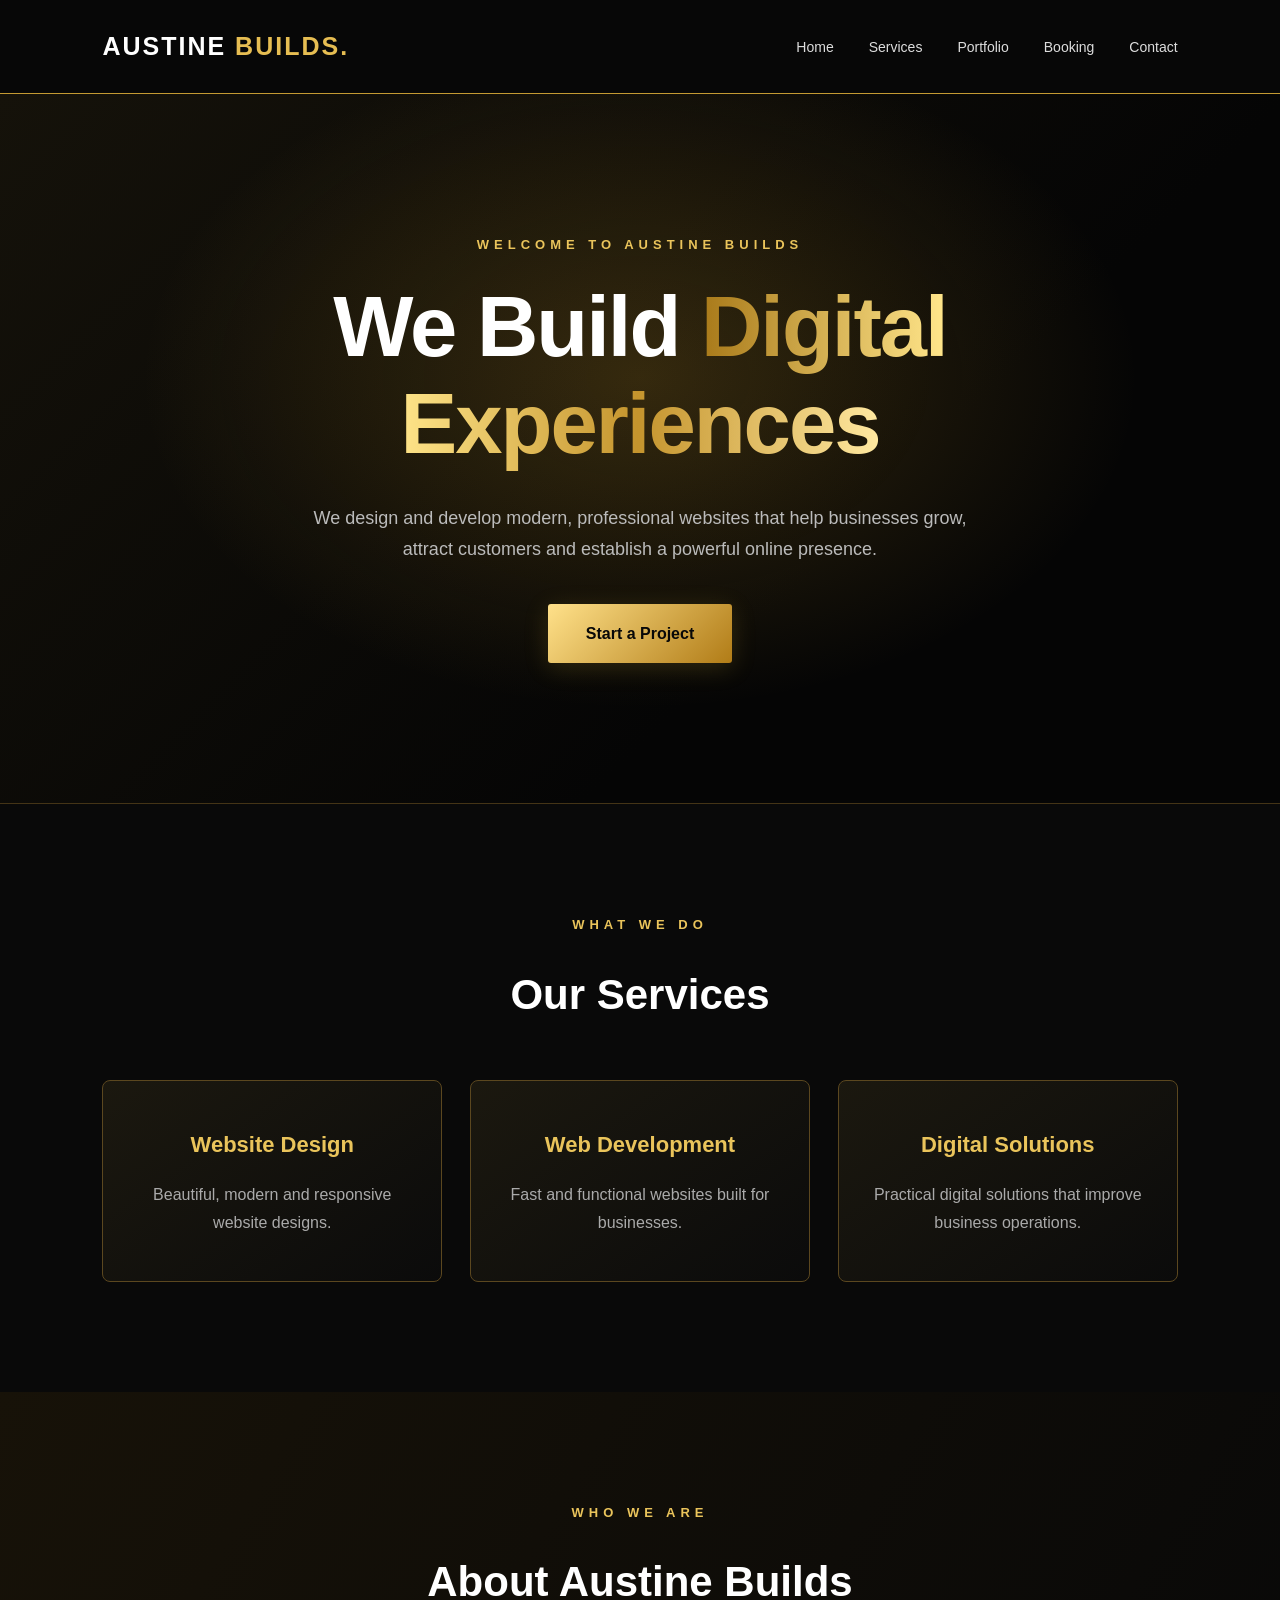
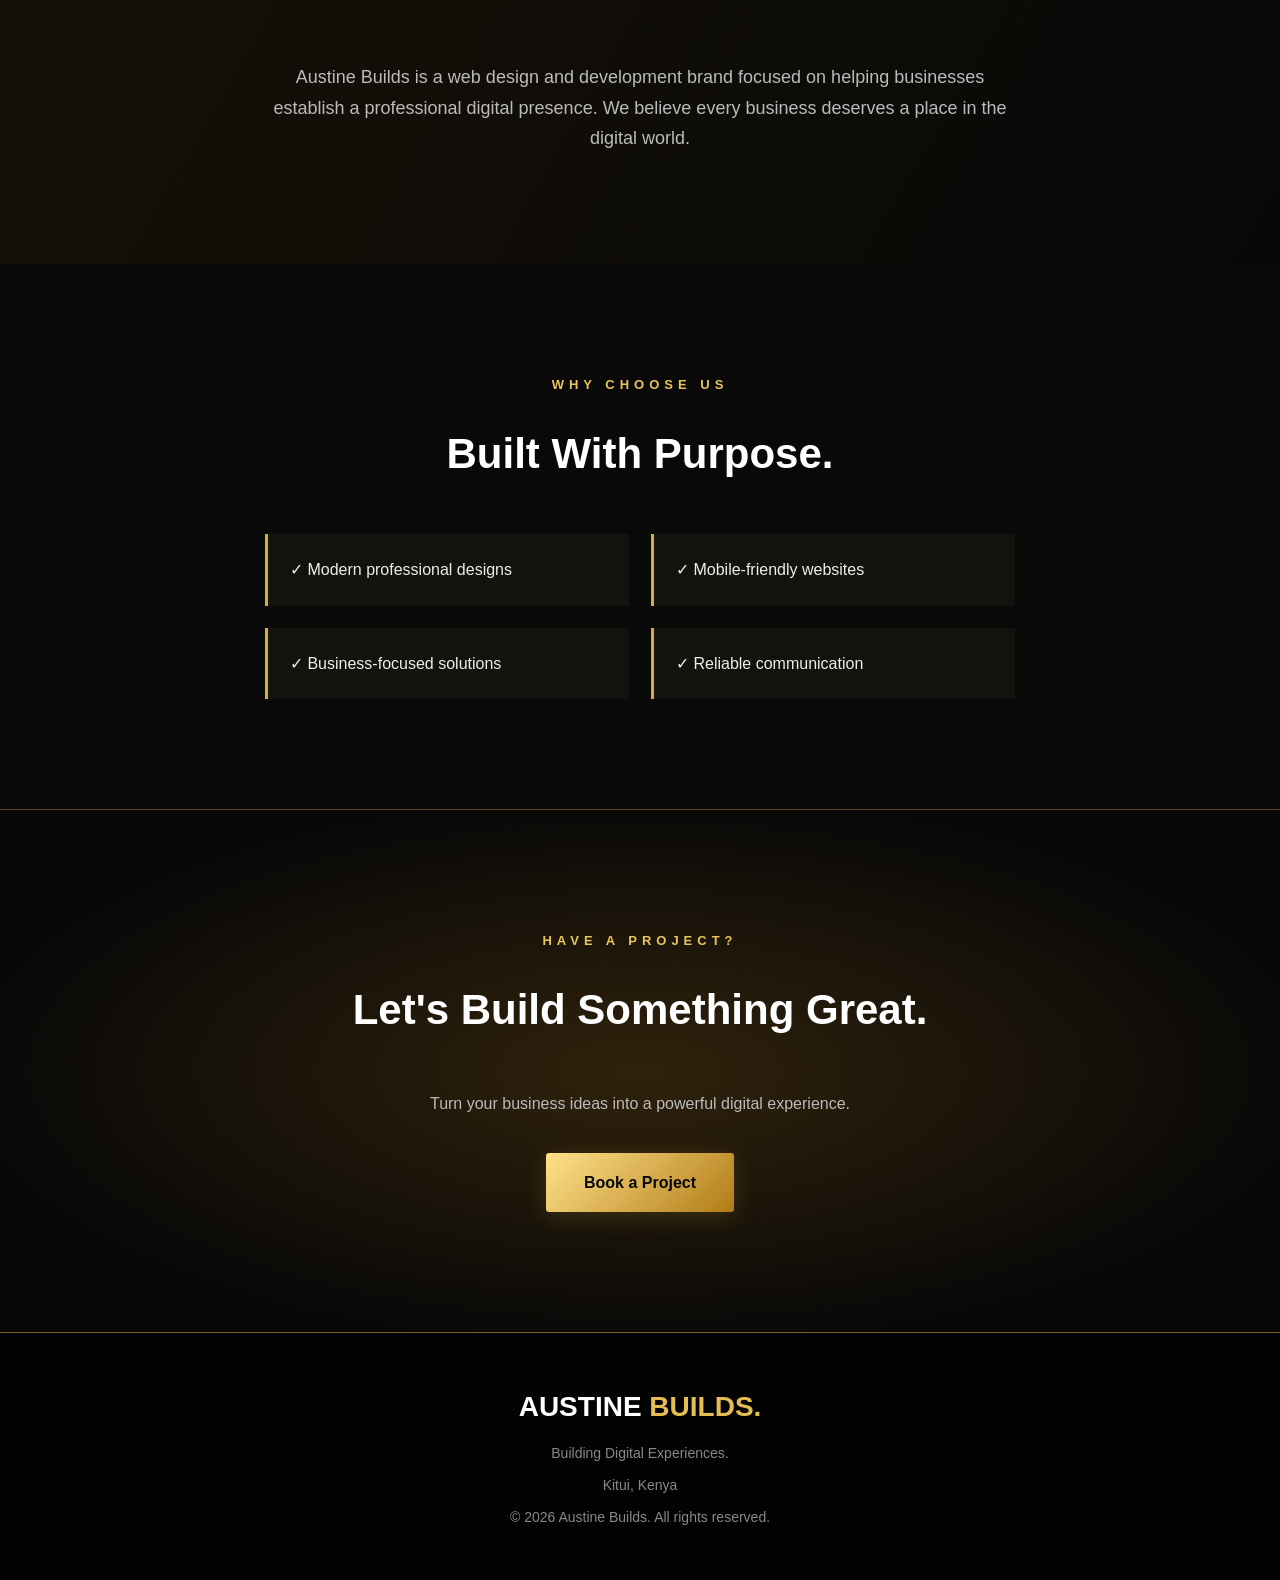
<file: index.html>
<!DOCTYPE html>
<html lang="en">

<head>
    <meta charset="UTF-8">
    <meta name="viewport" content="width=device-width, initial-scale=1.0">
    <title>Austine Builds | Digital Excellence</title>
    <link rel="stylesheet" href="style.css">
</head>

<body>

    <!-- NAVIGATION -->
    <nav class="navbar">
        <a href="index.html" class="logo">AUSTINE <span>BUILDS.</span></a>

        <ul class="nav-links">
            <li><a href="index.html">Home</a></li>
            <li><a href="services.html">Services</a></li>
            <li><a href="portfolio.html">Portfolio</a></li>
            <li><a href="booking.html">Booking</a></li>
            <li><a href="contact.html">Contact</a></li>
        </ul>
    </nav>

    <!-- HERO -->
    <section class="hero">
        <p class="gold-text">WELCOME TO AUSTINE BUILDS</p>

        <h1>We Build <span>Digital Experiences</span></h1>

        <p class="hero-description">
            We design and develop modern, professional websites
            that help businesses grow, attract customers and
            establish a powerful online presence.
        </p>

        <a href="booking.html" class="btn">Start a Project</a>
    </section>

    <!-- SERVICES -->
    <section class="section">
        <p class="gold-text">WHAT WE DO</p>
        <h2>Our Services</h2>

        <div class="service-container">
            <div class="service-card">
                <h3>Website Design</h3>
                <p>Beautiful, modern and responsive website designs.</p>
            </div>

            <div class="service-card">
                <h3>Web Development</h3>
                <p>Fast and functional websites built for businesses.</p>
            </div>

            <div class="service-card">
                <h3>Digital Solutions</h3>
                <p>Practical digital solutions that improve business operations.</p>
            </div>
        </div>
    </section>

    <!-- ABOUT -->
    <section class="section about">
        <p class="gold-text">WHO WE ARE</p>
        <h2>About Austine Builds</h2>

        <p>
            Austine Builds is a web design and development brand
            focused on helping businesses establish a professional
            digital presence.

            We believe every business deserves a place in the
            digital world.
        </p>
    </section>

    <!-- WHY US -->
    <section class="section">
        <p class="gold-text">WHY CHOOSE US</p>
        <h2>Built With Purpose.</h2>

        <div class="features">
            <p>✓ Modern professional designs</p>
            <p>✓ Mobile-friendly websites</p>
            <p>✓ Business-focused solutions</p>
            <p>✓ Reliable communication</p>
        </div>
    </section>

    <!-- CONTACT CTA -->
    <section class="contact-section">
        <p class="gold-text">HAVE A PROJECT?</p>
        <h2>Let's Build Something Great.</h2>
        <p>Turn your business ideas into a powerful digital experience.</p>

        <a href="booking.html" class="btn">Book a Project</a>
    </section>

    <!-- FOOTER -->
    <footer>
        <h3>AUSTINE <span>BUILDS.</span></h3>
        <p>Building Digital Experiences.</p>
        <p>Kitui, Kenya</p>
        <p>© 2026 Austine Builds. All rights reserved.</p>
    </footer>

</body>

</html>
</file>
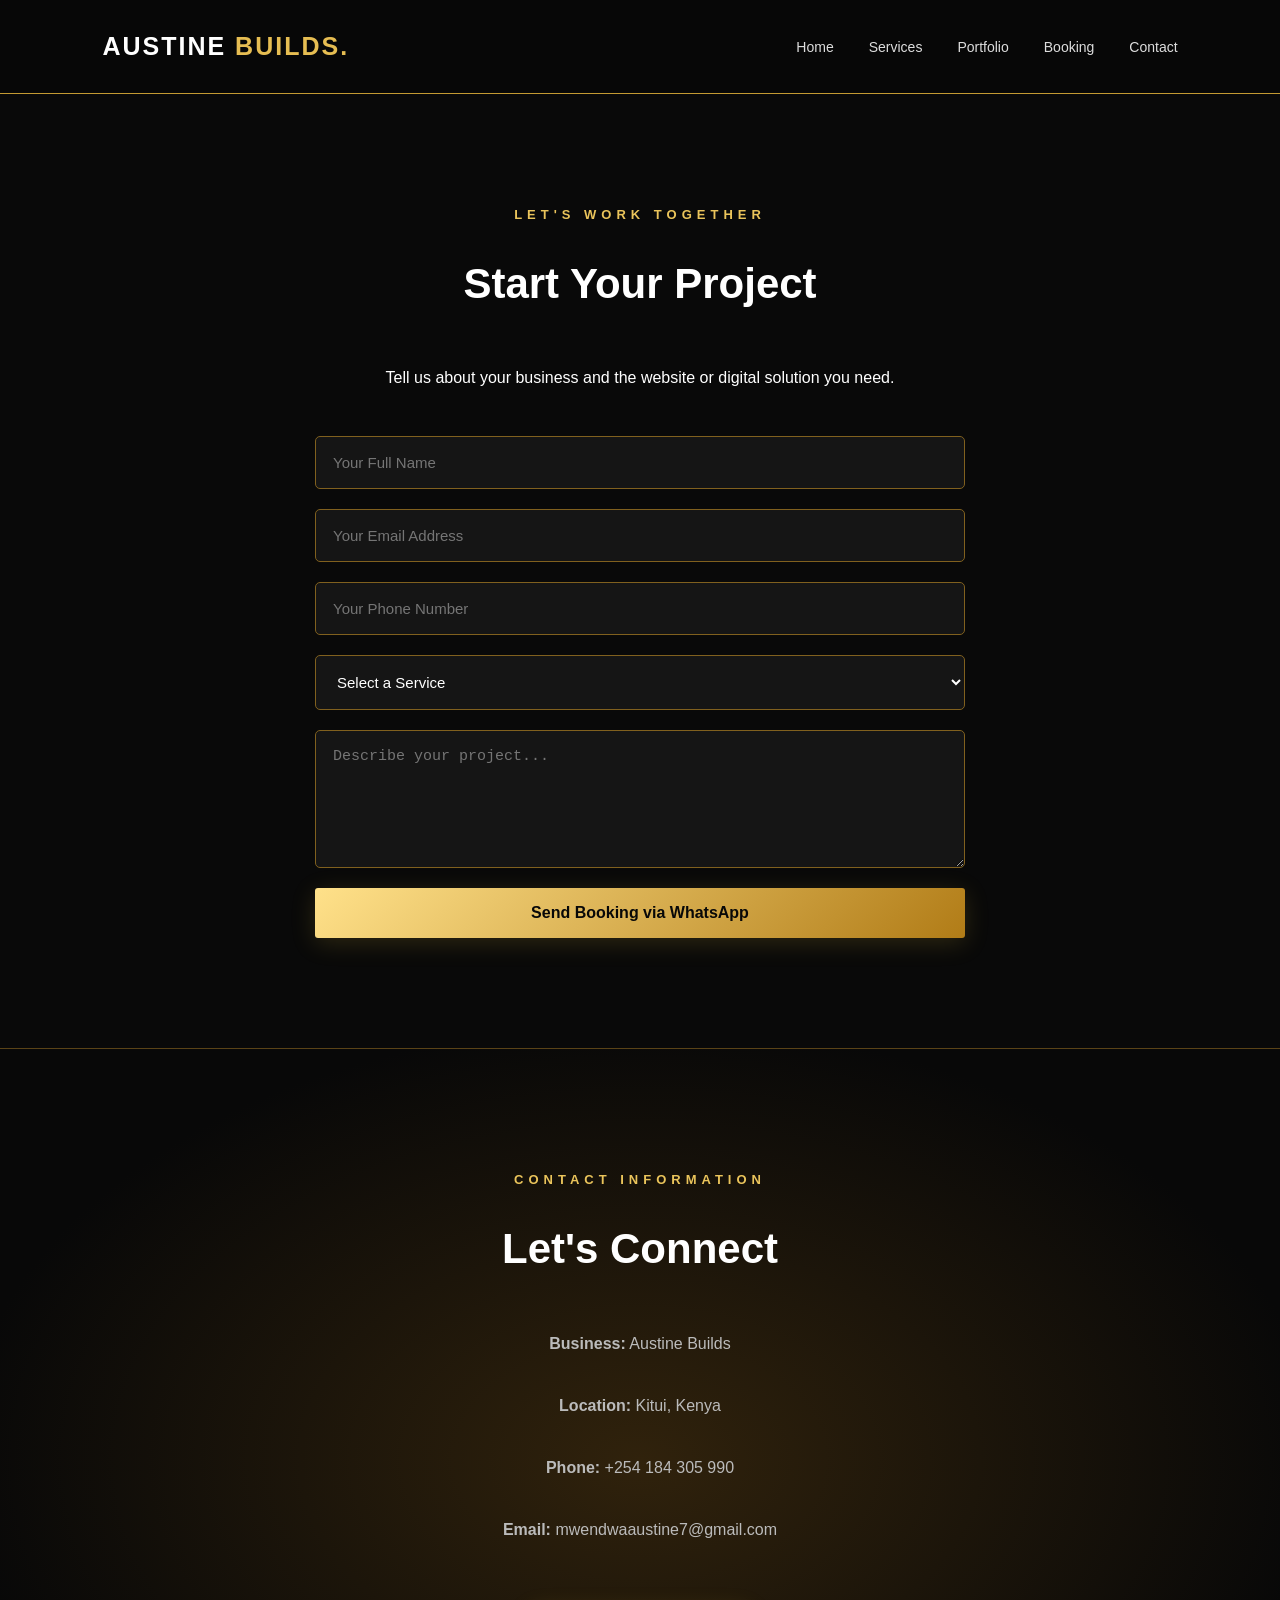
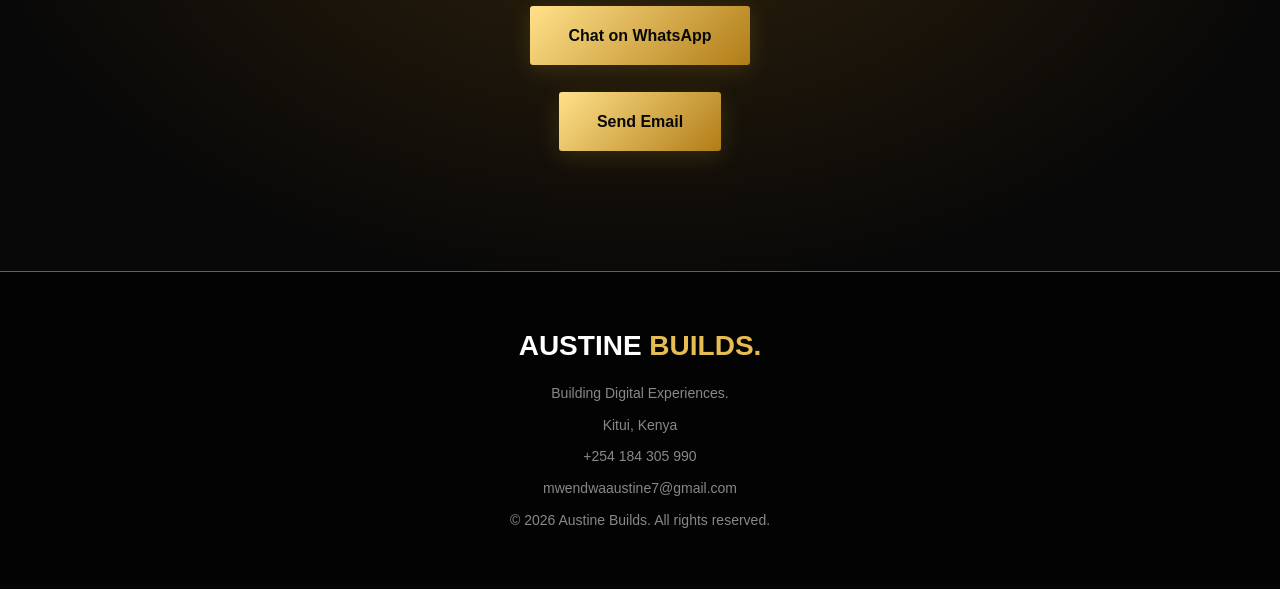
<file: booking.html>
<!DOCTYPE html>
<html lang="en">

<head>
    <meta charset="UTF-8">
    <meta name="viewport" content="width=device-width, initial-scale=1.0">
    <title>Book a Project | Austine Builds</title>
    <link rel="stylesheet" href="style.css">
</head>

<body>

    <!-- NAVIGATION -->
    <nav class="navbar">
        <a href="index.html" class="logo">
            AUSTINE <span>BUILDS.</span>
        </a>

        <ul class="nav-links">
            <li><a href="index.html">Home</a></li>
            <li><a href="services.html">Services</a></li>
            <li><a href="portfolio.html">Portfolio</a></li>
            <li><a href="booking.html">Booking</a></li>
            <li><a href="contact.html">Contact</a></li>
        </ul>
    </nav>

    <!-- BOOKING SECTION -->
    <section class="section">

        <p class="gold-text">LET'S WORK TOGETHER</p>

        <h2>Start Your Project</h2>

        <p>
            Tell us about your business and the website
            or digital solution you need.
        </p>

        <form class="booking-form" id="bookingForm">

            <input type="text" id="name" placeholder="Your Full Name" required>

            <input type="email" id="email" placeholder="Your Email Address" required>

            <input type="tel" id="phone" placeholder="Your Phone Number" required>

            <select id="service" required>
                <option value="">Select a Service</option>
                <option>Website Design</option>
                <option>Web Development</option>
                <option>Business Website</option>
                <option>Booking System</option>
                <option>Website Maintenance</option>
                <option>Custom Digital Solution</option>
            </select>

            <textarea id="message" placeholder="Describe your project..." rows="6" required></textarea>

            <button type="submit" class="btn">
                Send Booking via WhatsApp
            </button>

        </form>

    </section>

    <!-- CONTACT INFORMATION -->
    <section class="contact-section">

        <p class="gold-text">CONTACT INFORMATION</p>

        <h2>Let's Connect</h2>

        <p><strong>Business:</strong> Austine Builds</p>

        <p><strong>Location:</strong> Kitui, Kenya</p>

        <p><strong>Phone:</strong> +254 184 305 990</p>

        <p><strong>Email:</strong> mwendwaaustine7@gmail.com</p>

        <br>

        <a href="https://wa.me/254184305990" class="btn" target="_blank" rel="noopener">
            Chat on WhatsApp
        </a>

        <br><br>

        <a href="mailto:mwendwaaustine7@gmail.com" class="btn">
            Send Email
        </a>

    </section>

    <!-- FOOTER -->
    <footer>

        <h3>AUSTINE <span>BUILDS.</span></h3>

        <p>Building Digital Experiences.</p>

        <p>Kitui, Kenya</p>

        <p>+254 184 305 990</p>

        <p>mwendwaaustine7@gmail.com</p>

        <p>© 2026 Austine Builds. All rights reserved.</p>

    </footer>

    <script src="script.js"></script>

</body>

</html>
</file>
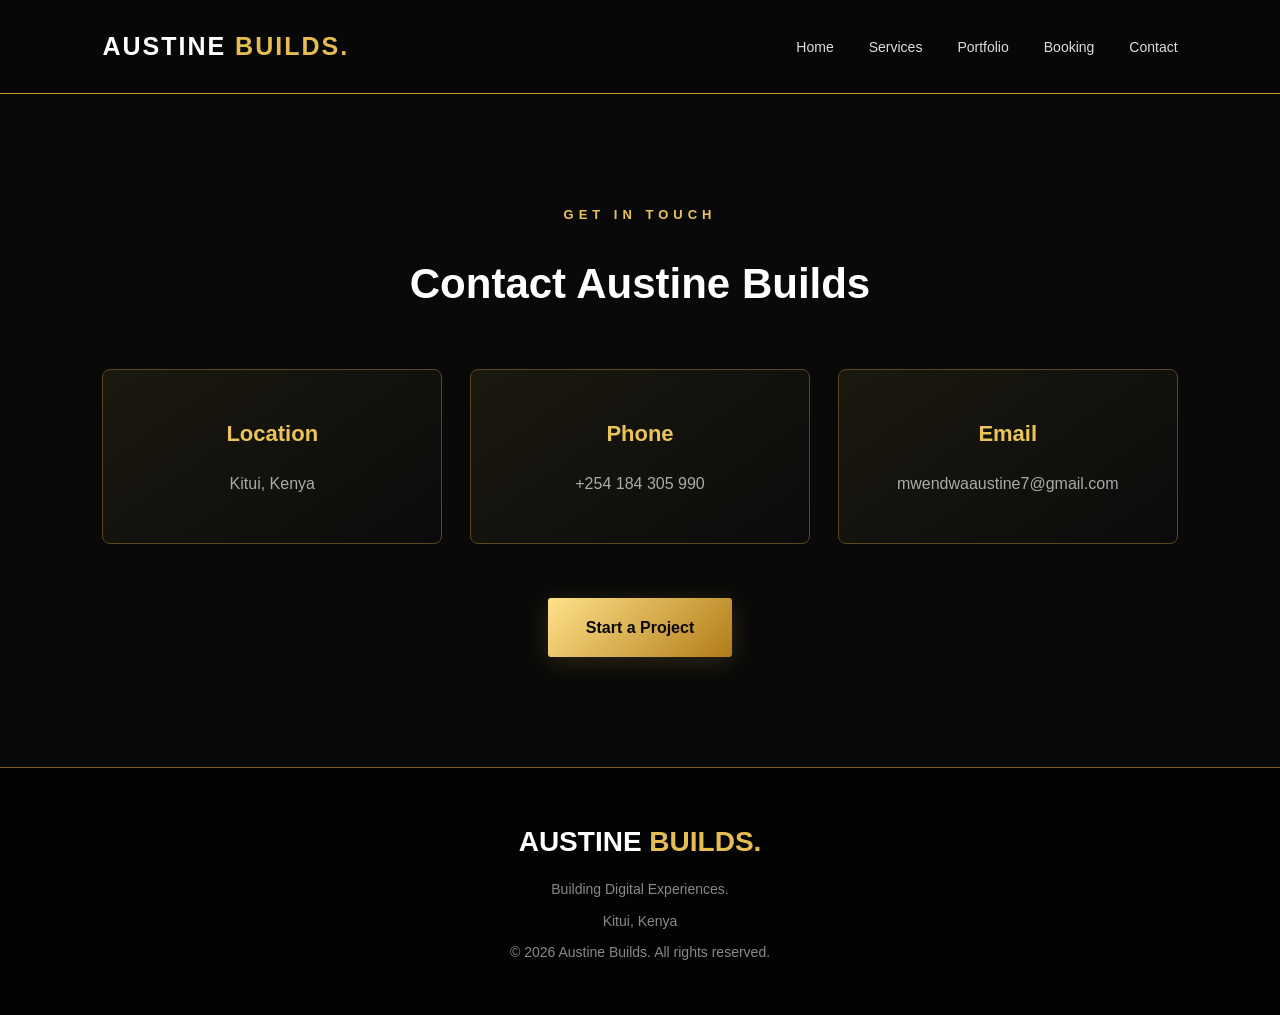
<file: contact.html>
<!DOCTYPE html>
<html lang="en">

<head>
    <meta charset="UTF-8">
    <meta name="viewport" content="width=device-width, initial-scale=1.0">
    <title>Contact | Austine Builds</title>
    <link rel="stylesheet" href="style.css">
</head>

<body>

    <nav class="navbar">
        <a href="index.html" class="logo">AUSTINE <span>BUILDS.</span></a>
        <ul class="nav-links">
            <li><a href="index.html">Home</a></li>
            <li><a href="services.html">Services</a></li>
            <li><a href="portfolio.html">Portfolio</a></li>
            <li><a href="booking.html">Booking</a></li>
            <li><a href="contact.html">Contact</a></li>
        </ul>
    </nav>

    <section class="section">
        <p class="gold-text">GET IN TOUCH</p>
        <h2>Contact Austine Builds</h2>

        <div class="service-container">
            <div class="service-card">
                <h3>Location</h3>
                <p>Kitui, Kenya</p>
            </div>

            <div class="service-card">
                <h3>Phone</h3>
                <p>
                    +254 184 305 990</p>
            </div>

            <div class="service-card">
                <h3>Email</h3>
                <p>mwendwaaustine7@gmail.com</p>
            </div>
        </div>

        <br><br>
        <a href="booking.html" class="btn">Start a Project</a>
    </section>

    <footer>
        <h3>AUSTINE <span>BUILDS.</span></h3>
        <p>Building Digital Experiences.</p>
        <p>Kitui, Kenya</p>
        <p>© 2026 Austine Builds. All rights reserved.</p>
    </footer>

</body>

</html>
</file>
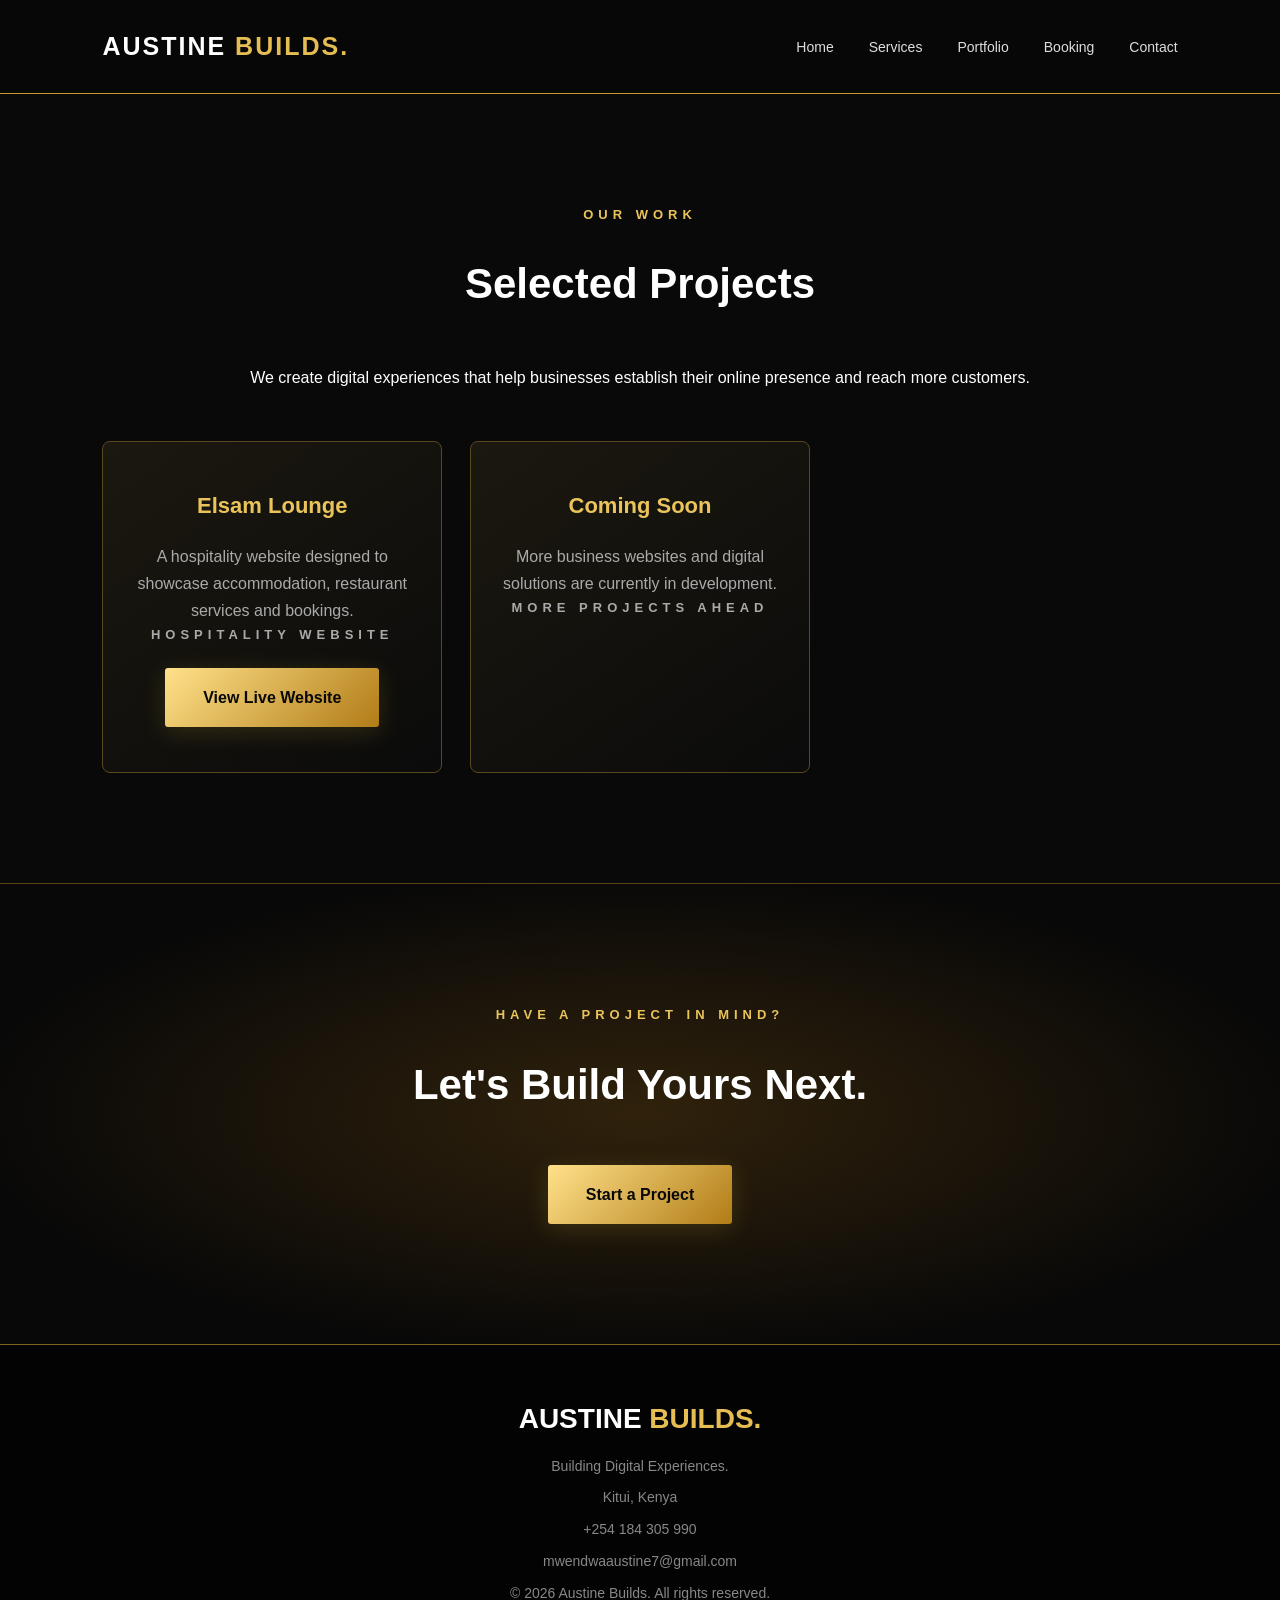
<file: portfolio.html>
<!DOCTYPE html>
<html lang="en">

<head>
    <meta charset="UTF-8">
    <meta name="viewport" content="width=device-width, initial-scale=1.0">
    <title>Our Portfolio | Austine Builds</title>
    <link rel="stylesheet" href="style.css">
</head>

<body>

    <!-- NAVIGATION -->
    <nav class="navbar">
        <a href="index.html" class="logo">AUSTINE <span>BUILDS.</span></a>

        <ul class="nav-links">
            <li><a href="index.html">Home</a></li>
            <li><a href="services.html">Services</a></li>
            <li><a href="portfolio.html">Portfolio</a></li>
            <li><a href="booking.html">Booking</a></li>
            <li><a href="contact.html">Contact</a></li>
        </ul>
    </nav>

    <!-- PORTFOLIO INTRO -->
    <section class="section">
        <p class="gold-text">OUR WORK</p>
        <h2>Selected Projects</h2>

        <p>
            We create digital experiences that help businesses
            establish their online presence and reach more customers.
        </p>

        <div class="service-container">

            <!-- PROJECT 1 -->
            <div class="service-card">
                <h3>Elsam Lounge</h3>

                <p>
                    A hospitality website designed to showcase
                    accommodation, restaurant services and bookings.
                </p>

                <p class="gold-text">HOSPITALITY WEBSITE</p>

                <a href="https://elsam-lounge-buddy.lovable.app/" target="_blank" rel="noopener" class="btn">
                    View Live Website
                </a>
            </div>

            <!-- PROJECT 2 -->
            <div class="service-card">
                <h3>Coming Soon</h3>

                <p>
                    More business websites and digital solutions
                    are currently in development.
                </p>

                <p class="gold-text">MORE PROJECTS AHEAD</p>
            </div>

        </div>
    </section>

    <!-- CTA -->
    <section class="contact-section">
        <p class="gold-text">HAVE A PROJECT IN MIND?</p>
        <h2>Let's Build Yours Next.</h2>

        <a href="booking.html" class="btn">Start a Project</a>
    </section>

    <!-- FOOTER -->
    <footer>
        <h3>AUSTINE <span>BUILDS.</span></h3>
        <p>Building Digital Experiences.</p>
        <p>Kitui, Kenya</p>
        <p>+254 184 305 990</p>
        <p>mwendwaaustine7@gmail.com</p>
        <p>© 2026 Austine Builds. All rights reserved.</p>
    </footer>

</body>

</html>
</file>
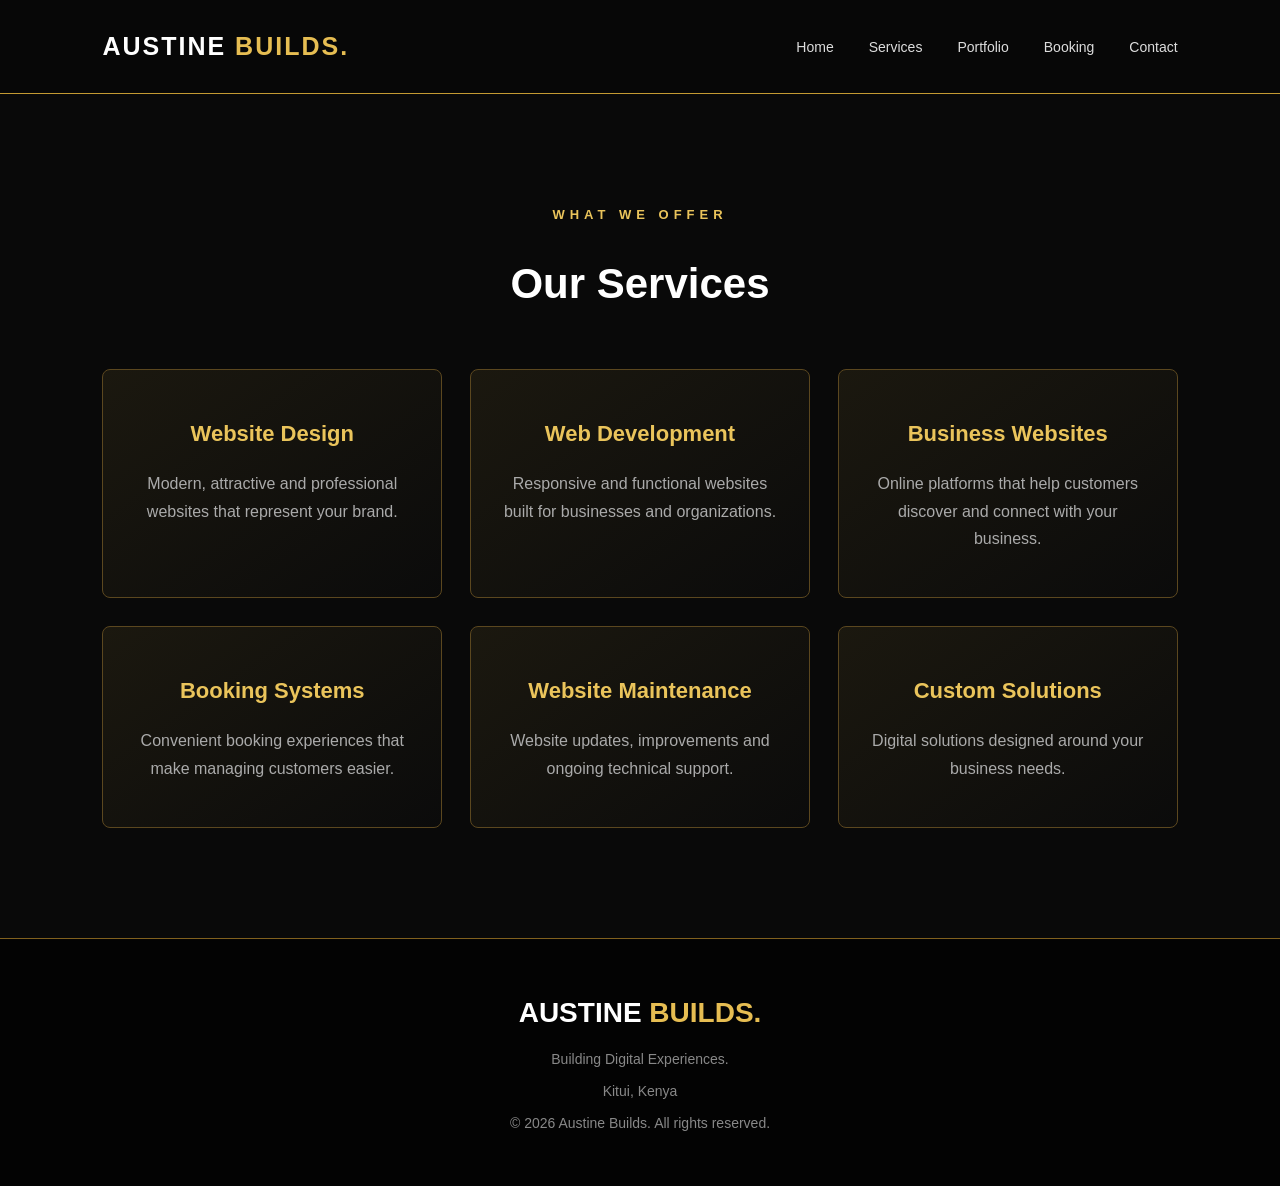
<file: services.html>
<!DOCTYPE html>
<html lang="en">

<head>
    <meta charset="UTF-8">
    <meta name="viewport" content="width=device-width, initial-scale=1.0">
    <title>Services | Austine Builds</title>
    <link rel="stylesheet" href="style.css">
</head>

<body>

    <nav class="navbar">
        <a href="index.html" class="logo">AUSTINE <span>BUILDS.</span></a>
        <ul class="nav-links">
            <li><a href="index.html">Home</a></li>
            <li><a href="services.html">Services</a></li>
            <li><a href="portfolio.html">Portfolio</a></li>
            <li><a href="booking.html">Booking</a></li>
            <li><a href="contact.html">Contact</a></li>
        </ul>
    </nav>

    <section class="section">
        <p class="gold-text">WHAT WE OFFER</p>
        <h2>Our Services</h2>

        <div class="service-container">
            <div class="service-card">
                <h3>Website Design</h3>
                <p>Modern, attractive and professional websites that represent your brand.</p>
            </div>

            <div class="service-card">
                <h3>Web Development</h3>
                <p>Responsive and functional websites built for businesses and organizations.</p>
            </div>

            <div class="service-card">
                <h3>Business Websites</h3>
                <p>Online platforms that help customers discover and connect with your business.</p>
            </div>

            <div class="service-card">
                <h3>Booking Systems</h3>
                <p>Convenient booking experiences that make managing customers easier.</p>
            </div>

            <div class="service-card">
                <h3>Website Maintenance</h3>
                <p>Website updates, improvements and ongoing technical support.</p>
            </div>

            <div class="service-card">
                <h3>Custom Solutions</h3>
                <p>Digital solutions designed around your business needs.</p>
            </div>
        </div>
    </section>

    <footer>
        <h3>AUSTINE <span>BUILDS.</span></h3>
        <p>Building Digital Experiences.</p>
        <p>Kitui, Kenya</p>
        <p>© 2026 Austine Builds. All rights reserved.</p>
    </footer>

</body>

</html>
</file>
<file: style.css>
* {
    margin: 0;
    padding: 0;
    box-sizing: border-box;
}

html {
    scroll-behavior: smooth;
}

body {
    background: #050505;
    color: #fff;
    font-family: Arial, sans-serif;
    line-height: 1.7;
}

/* NAVIGATION */
.navbar {
    display: flex;
    justify-content: space-between;
    align-items: center;
    padding: 25px 8%;
    background: rgba(8, 8, 8, 0.97);
    border-bottom: 1px solid #c49a32;
}

.logo {
    color: #fff;
    font-size: 25px;
    font-weight: 900;
    letter-spacing: 2px;
    text-decoration: none;
}

.logo span,
footer span {
    color: #e6bd52;
}

.nav-links {
    display: flex;
    gap: 35px;
    list-style: none;
}

.nav-links a {
    color: #ddd;
    text-decoration: none;
    font-size: 14px;
    transition: 0.3s;
}

.nav-links a:hover {
    color: #f5cb55;
}

/* HERO */
.hero {
    min-height: 700px;
    padding: 140px 10%;
    display: flex;
    flex-direction: column;
    justify-content: center;
    align-items: center;
    text-align: center;

    background:
        radial-gradient(ellipse at 50% 40%,
            rgba(191, 145, 37, 0.24),
            transparent 55%),
        linear-gradient(135deg, #15120a, #050505 65%);
    border-bottom: 1px solid #443416;
}

.gold-text {
    color: #eac45b;
    letter-spacing: 5px;
    font-size: 13px;
    font-weight: bold;
    margin-bottom: 22px;
}

.hero h1 {
    font-size: clamp(45px, 7vw, 85px);
    line-height: 1.15;
    max-width: 1000px;
    margin-bottom: 30px;
    letter-spacing: -2px;
}

.hero h1 span {
    background: linear-gradient(90deg,
            #a87919,
            #ffe58a,
            #c4942d,
            #ffe8a0);
    -webkit-background-clip: text;
    background-clip: text;
    color: transparent;
}

.hero-description {
    color: #bbb;
    max-width: 680px;
    font-size: 18px;
    margin-bottom: 40px;
}

/* BUTTON */
.btn {
    display: inline-block;
    padding: 16px 38px;
    background: linear-gradient(135deg, #ffe18a, #b17c17);
    color: #080808;
    text-decoration: none;
    font-weight: bold;
    border-radius: 3px;
    transition: 0.3s;
    box-shadow: 0 5px 25px rgba(212, 175, 55, 0.18);
}

.btn:hover {
    transform: translateY(-5px);
    box-shadow: 0 8px 35px rgba(212, 175, 55, 0.4);
}

/* SECTIONS */
.section {
    padding: 110px 8%;
    text-align: center;
    background: #090909;
}

.section h2,
.contact-section h2 {
    font-size: 42px;
    margin-bottom: 45px;
}

/* SERVICES */
.service-container {
    display: grid;
    grid-template-columns: repeat(3, 1fr);
    gap: 28px;
    margin-top: 50px;
}

.service-card {
    background: linear-gradient(145deg, #1b180f, #0b0b0b);
    border: 1px solid #5b471f;
    padding: 45px 28px;
    border-radius: 8px;
    transition: 0.3s;
}

.service-card:hover {
    border-color: #eac45b;
    transform: translateY(-8px);
    box-shadow: 0 10px 35px rgba(212, 175, 55, 0.12);
}

.service-card h3 {
    color: #eac45b;
    font-size: 22px;
    margin-bottom: 18px;
}

.service-card p {
    color: #aaa;
}

/* ABOUT */
.about {
    background: linear-gradient(120deg, #171208, #080808);
}

.about>p:last-child {
    max-width: 750px;
    margin: auto;
    color: #bbb;
    font-size: 18px;
}

/* FEATURES */
.features {
    display: grid;
    grid-template-columns: repeat(2, 1fr);
    gap: 22px;
    max-width: 750px;
    margin: auto;
    text-align: left;
}

.features p {
    background: #14120d;
    padding: 22px;
    border-left: 3px solid #d4af37;
    color: #eee;
}

/* CONTACT */
.contact-section {
    padding: 120px 8%;
    text-align: center;
    background: radial-gradient(ellipse at center,
            #30220c,
            #080808 75%);
    border-top: 1px solid #5a4317;
}

.contact-section p:not(.gold-text) {
    color: #bbb;
    margin-bottom: 35px;
}

/* FOOTER */
footer {
    background: #030303;
    border-top: 1px solid #80601e;
    padding: 50px 8%;
    text-align: center;
}

footer h3 {
    font-size: 28px;
    margin-bottom: 12px;
}

footer p {
    color: #888;
    font-size: 14px;
    margin-top: 8px;
}

/* MOBILE */
@media (max-width: 768px) {
    .navbar {
        flex-direction: column;
        gap: 20px;
    }

    .nav-links {
        gap: 16px;
        flex-wrap: wrap;
        justify-content: center;
    }

    .service-container {
        grid-template-columns: 1fr;
    }

    .features {
        grid-template-columns: 1fr;
    }

    .hero {
        min-height: 550px;
        padding: 100px 7%;
    }

    .section h2,
    .contact-section h2 {
        font-size: 32px;
    }
}

/* BOOKING FORM */
.booking-form {
    max-width: 650px;
    margin: 45px auto 0;
    display: flex;
    flex-direction: column;
    gap: 20px;
}

.booking-form input,
.booking-form select,
.booking-form textarea {
    width: 100%;
    padding: 17px;
    background: #151515;
    border: 1px solid #80601e;
    border-radius: 5px;
    color: white;
    font-size: 15px;
    outline: none;
}

.booking-form input:focus,
.booking-form select:focus,
.booking-form textarea:focus {
    border-color: #eac45b;
}

.booking-form button {
    cursor: pointer;
    border: none;
    font-size: 16px;
}
</file>
